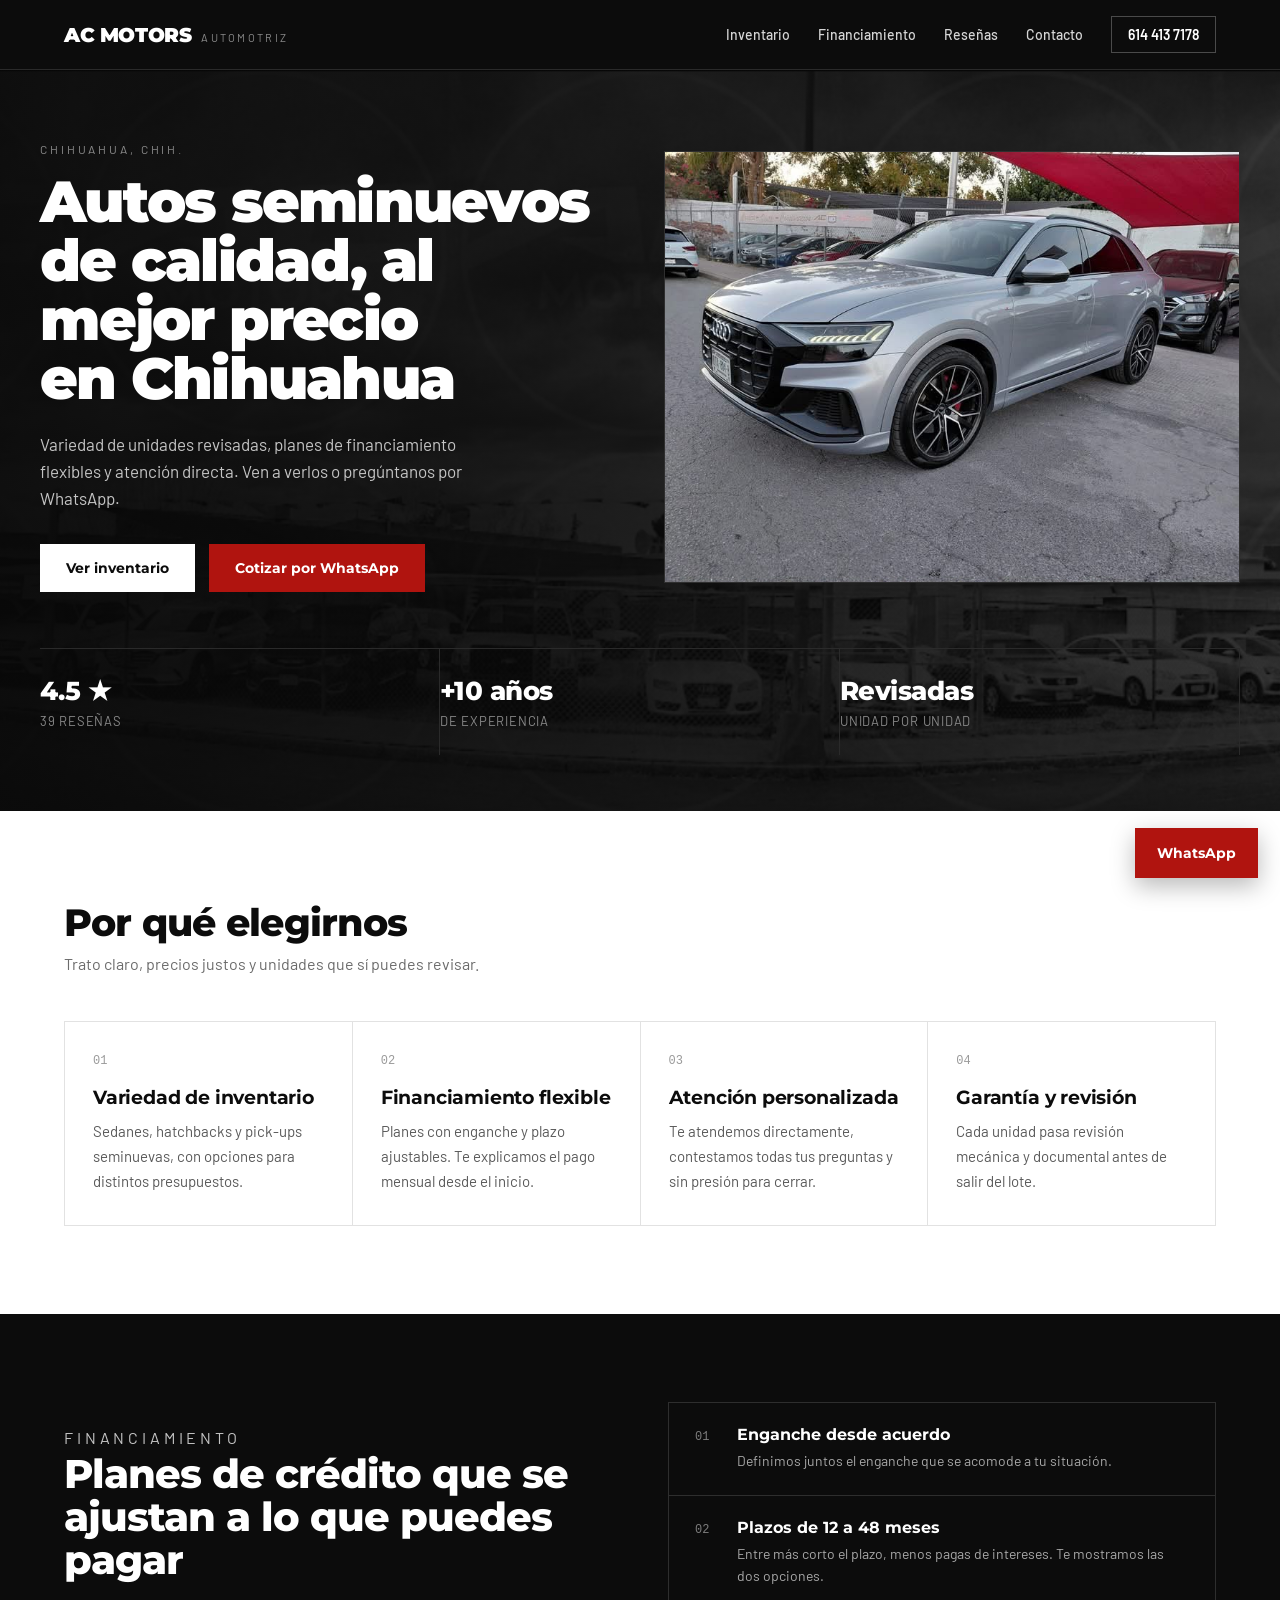
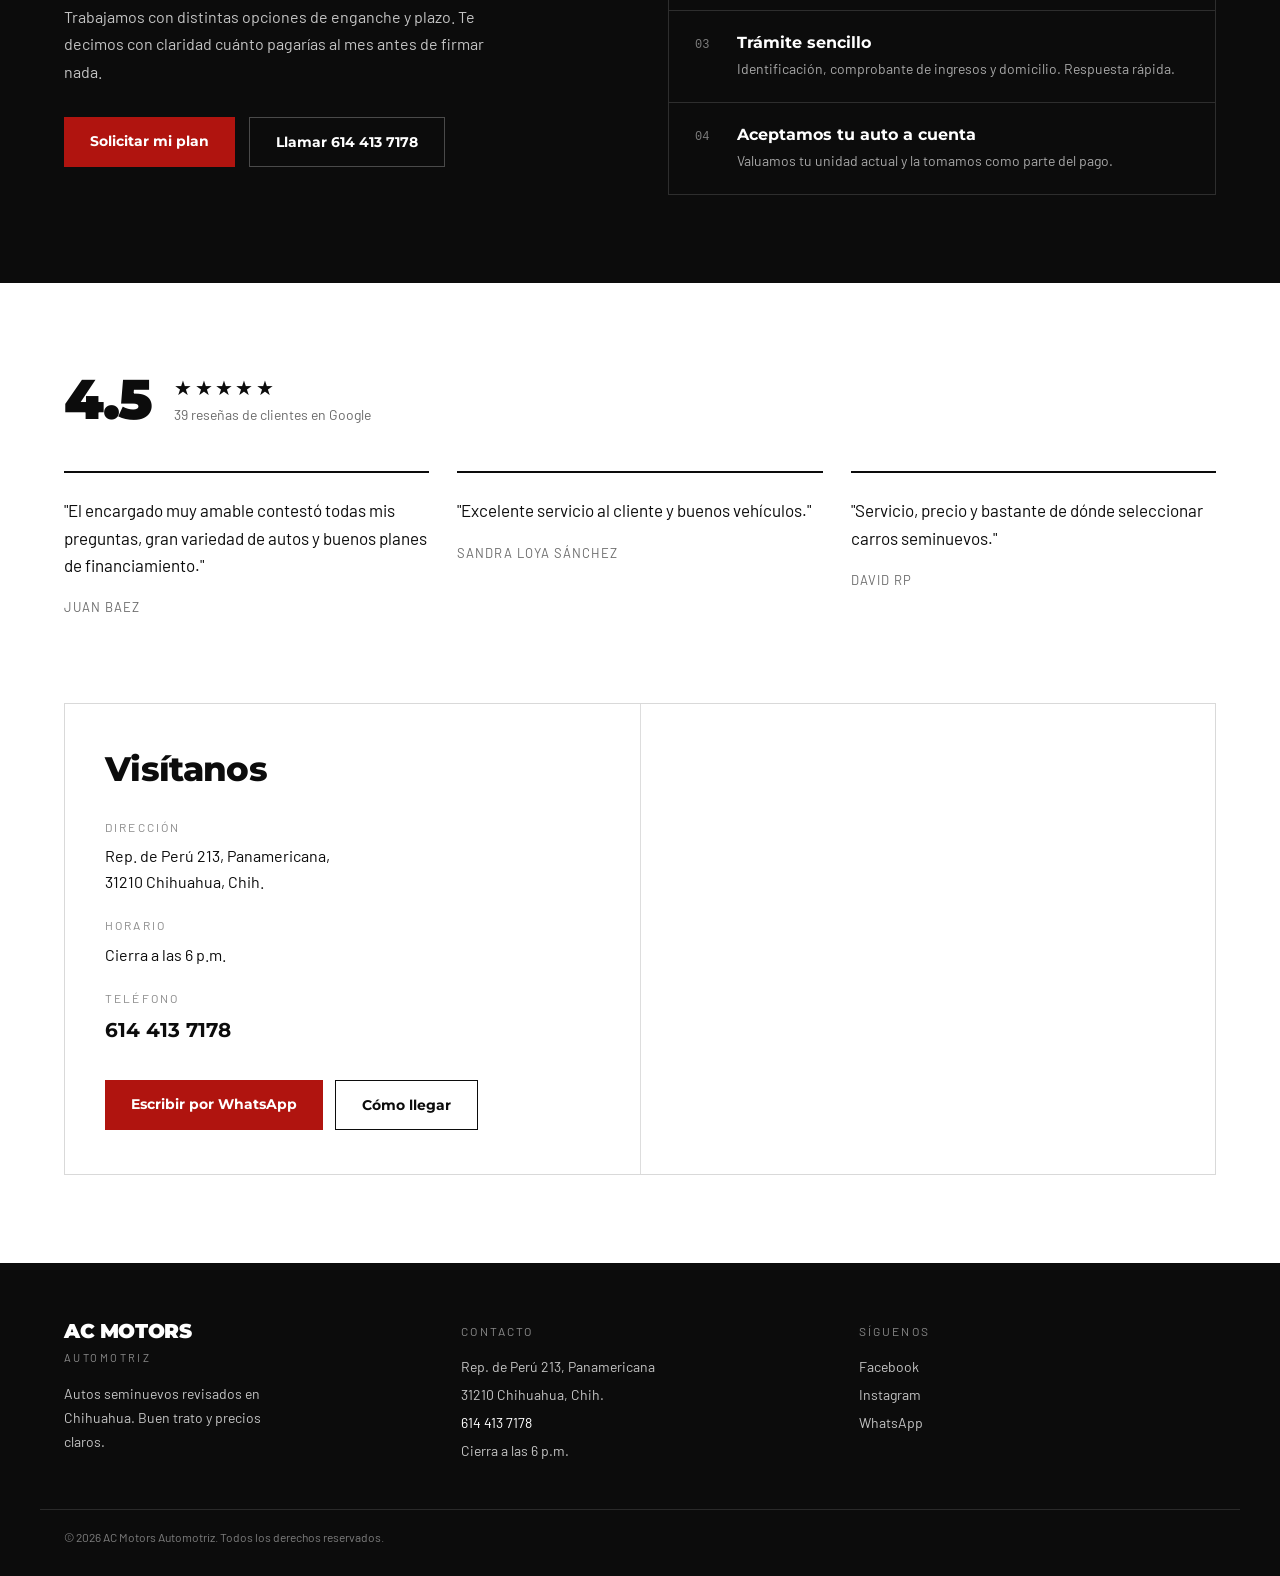
<file: index.html>
<!DOCTYPE html>
<html lang="es">
<head>
<meta charset="utf-8">
<meta name="viewport" content="width=device-width, initial-scale=1">
<title>AC Motors Automotriz | Autos seminuevos en Chihuahua</title>
<meta name="description" content="Autos seminuevos de calidad, al mejor precio en Chihuahua. Variedad de inventario, planes de financiamiento flexibles y atención directa.">
<link rel="preconnect" href="https://fonts.googleapis.com">
<link rel="preconnect" href="https://fonts.gstatic.com" crossorigin>
<link href="https://fonts.googleapis.com/css2?family=Montserrat:wght@600;700;800;900&family=Barlow:wght@400;500;600&display=swap" rel="stylesheet">
<link rel="stylesheet" href="/assets/css/styles.css">
</head>
<body>

<header class="site-header">
  <div class="wrap">
    <div class="logo">
      <span class="logo-main">AC MOTORS</span>
      <span class="logo-sub">Automotriz</span>
    </div>
    <nav class="main-nav">
      <a href="/inventario/">Inventario</a>
      <a href="#financiamiento">Financiamiento</a>
      <a href="#resenas">Reseñas</a>
      <a href="#contacto">Contacto</a>
      <a href="tel:6144137178" class="nav-phone">614 413 7178</a>
    </nav>
  </div>
</header>

<section class="hero-split">
  <img src="/assets/images/lote-fondo.jpg" alt="Lote de AC Motors Automotriz en Chihuahua" class="hero-split-bg">
  <div class="hero-split-overlay"></div>
  <div class="hero-split-grid">
    <div>
      <p class="eyebrow">Chihuahua, Chih.</p>
      <h1>Autos seminuevos de calidad, al mejor precio en Chihuahua</h1>
      <p class="hero-split-copy">Variedad de unidades revisadas, planes de financiamiento flexibles y atención directa. Ven a verlos o pregúntanos por WhatsApp.</p>
      <div class="hero-split-ctas">
        <a href="/inventario/" class="btn btn-white">Ver inventario</a>
        <a href="#" data-wa-link target="_blank" rel="noopener" class="btn btn-accent">Cotizar por WhatsApp</a>
      </div>
    </div>
    <div class="hero-split-photo">
      <img src="/assets/images/audi-q8-destacado.jpg" alt="Audi Q8 seminuevo en el lote de AC Motors Automotriz">
    </div>
  </div>
  <div class="trust-bar">
    <div class="trust-item">
      <div class="trust-value">4.5 ★</div>
      <div class="trust-label">39 reseñas</div>
    </div>
    <div class="trust-item">
      <div class="trust-value">+10 años</div>
      <div class="trust-label">de experiencia</div>
    </div>
    <div class="trust-item">
      <div class="trust-value">Revisadas</div>
      <div class="trust-label">unidad por unidad</div>
    </div>
  </div>
  <div class="hero-split-spacer"></div>
</section>

<section class="benefits-section">
  <div class="wrap">
    <h2 class="section-title">Por qué elegirnos</h2>
    <p class="section-subtitle">Trato claro, precios justos y unidades que sí puedes revisar.</p>
    <div class="benefits-grid">
      <div class="benefit-card">
        <div class="benefit-num">01</div>
        <h3 class="benefit-title">Variedad de inventario</h3>
        <p class="benefit-text">Sedanes, hatchbacks y pick-ups seminuevas, con opciones para distintos presupuestos.</p>
      </div>
      <div class="benefit-card">
        <div class="benefit-num">02</div>
        <h3 class="benefit-title">Financiamiento flexible</h3>
        <p class="benefit-text">Planes con enganche y plazo ajustables. Te explicamos el pago mensual desde el inicio.</p>
      </div>
      <div class="benefit-card">
        <div class="benefit-num">03</div>
        <h3 class="benefit-title">Atención personalizada</h3>
        <p class="benefit-text">Te atendemos directamente, contestamos todas tus preguntas y sin presión para cerrar.</p>
      </div>
      <div class="benefit-card">
        <div class="benefit-num">04</div>
        <h3 class="benefit-title">Garantía y revisión</h3>
        <p class="benefit-text">Cada unidad pasa revisión mecánica y documental antes de salir del lote.</p>
      </div>
    </div>
  </div>
</section>

<section id="financiamiento" class="finance-section">
  <div class="wrap finance-grid">
    <div class="finance-heading">
      <p class="eyebrow">Financiamiento</p>
      <h2>Planes de crédito que se ajustan a lo que puedes pagar</h2>
      <p>Trabajamos con distintas opciones de enganche y plazo. Te decimos con claridad cuánto pagarías al mes antes de firmar nada.</p>
      <div class="finance-ctas">
        <a href="#" data-wa-link target="_blank" rel="noopener" class="btn btn-accent">Solicitar mi plan</a>
        <a href="tel:6144137178" class="btn btn-outline-light">Llamar 614 413 7178</a>
      </div>
    </div>
    <div class="finance-list">
      <div class="finance-item">
        <span class="finance-num">01</span>
        <div>
          <div class="finance-title">Enganche desde acuerdo</div>
          <div class="finance-text">Definimos juntos el enganche que se acomode a tu situación.</div>
        </div>
      </div>
      <div class="finance-item">
        <span class="finance-num">02</span>
        <div>
          <div class="finance-title">Plazos de 12 a 48 meses</div>
          <div class="finance-text">Entre más corto el plazo, menos pagas de intereses. Te mostramos las dos opciones.</div>
        </div>
      </div>
      <div class="finance-item">
        <span class="finance-num">03</span>
        <div>
          <div class="finance-title">Trámite sencillo</div>
          <div class="finance-text">Identificación, comprobante de ingresos y domicilio. Respuesta rápida.</div>
        </div>
      </div>
      <div class="finance-item">
        <span class="finance-num">04</span>
        <div>
          <div class="finance-title">Aceptamos tu auto a cuenta</div>
          <div class="finance-text">Valuamos tu unidad actual y la tomamos como parte del pago.</div>
        </div>
      </div>
    </div>
  </div>
</section>

<section id="resenas" class="reviews-section">
  <div class="wrap">
    <div class="rating-row">
      <div class="rating-score">4.5</div>
      <div>
        <div class="rating-stars">★★★★★</div>
        <div class="rating-count">39 reseñas de clientes en Google</div>
      </div>
    </div>
    <div class="reviews-grid">
      <blockquote class="review-quote">
        <p class="review-text">"El encargado muy amable contestó todas mis preguntas, gran variedad de autos y buenos planes de financiamiento."</p>
        <footer class="review-author">Juan Baez</footer>
      </blockquote>
      <blockquote class="review-quote">
        <p class="review-text">"Excelente servicio al cliente y buenos vehículos."</p>
        <footer class="review-author">Sandra Loya Sánchez</footer>
      </blockquote>
      <blockquote class="review-quote">
        <p class="review-text">"Servicio, precio y bastante de dónde seleccionar carros seminuevos."</p>
        <footer class="review-author">David RP</footer>
      </blockquote>
    </div>
  </div>
</section>

<section id="contacto" class="contact-section">
  <div class="wrap">
    <div class="contact-panel">
      <div class="contact-info">
        <h2>Visítanos</h2>
        <div class="contact-details">
          <div>
            <div class="contact-label">Dirección</div>
            Rep. de Perú 213, Panamericana,<br>31210 Chihuahua, Chih.
          </div>
          <div>
            <div class="contact-label">Horario</div>
            Cierra a las 6 p.m.
          </div>
          <div>
            <div class="contact-label">Teléfono</div>
            <a href="tel:6144137178" class="contact-phone">614 413 7178</a>
          </div>
        </div>
        <div class="contact-ctas">
          <a href="#" data-wa-link target="_blank" rel="noopener" class="btn btn-accent">Escribir por WhatsApp</a>
          <a href="#" data-map-link target="_blank" rel="noopener" class="btn btn-outline-dark">Cómo llegar</a>
        </div>
      </div>
      <div class="contact-map">
        <iframe title="Mapa AC Motors Automotriz" data-map-embed loading="lazy"></iframe>
      </div>
    </div>
  </div>
</section>

<footer class="site-footer">
  <div class="wrap footer-grid">
    <div class="footer-brand">
      <div class="logo-main">AC MOTORS</div>
      <div class="logo-sub">Automotriz</div>
      <p>Autos seminuevos revisados en Chihuahua. Buen trato y precios claros.</p>
    </div>
    <div class="footer-col">
      <div class="footer-col-title">Contacto</div>
      <div>Rep. de Perú 213, Panamericana</div>
      <div>31210 Chihuahua, Chih.</div>
      <div><a href="tel:6144137178">614 413 7178</a></div>
      <div>Cierra a las 6 p.m.</div>
    </div>
    <div class="footer-col">
      <div class="footer-col-title">Síguenos</div>
      <div><a href="#" class="muted">Facebook</a></div>
      <div><a href="#" class="muted">Instagram</a></div>
      <div><a href="#" data-wa-link target="_blank" rel="noopener" class="muted">WhatsApp</a></div>
    </div>
  </div>
  <div class="footer-bottom">© 2026 AC Motors Automotriz. Todos los derechos reservados.</div>
</footer>

<a href="#" data-wa-link target="_blank" rel="noopener" class="whatsapp-float">WhatsApp</a>

<script src="/assets/js/site.js"></script>
</body>
</html>
</file>
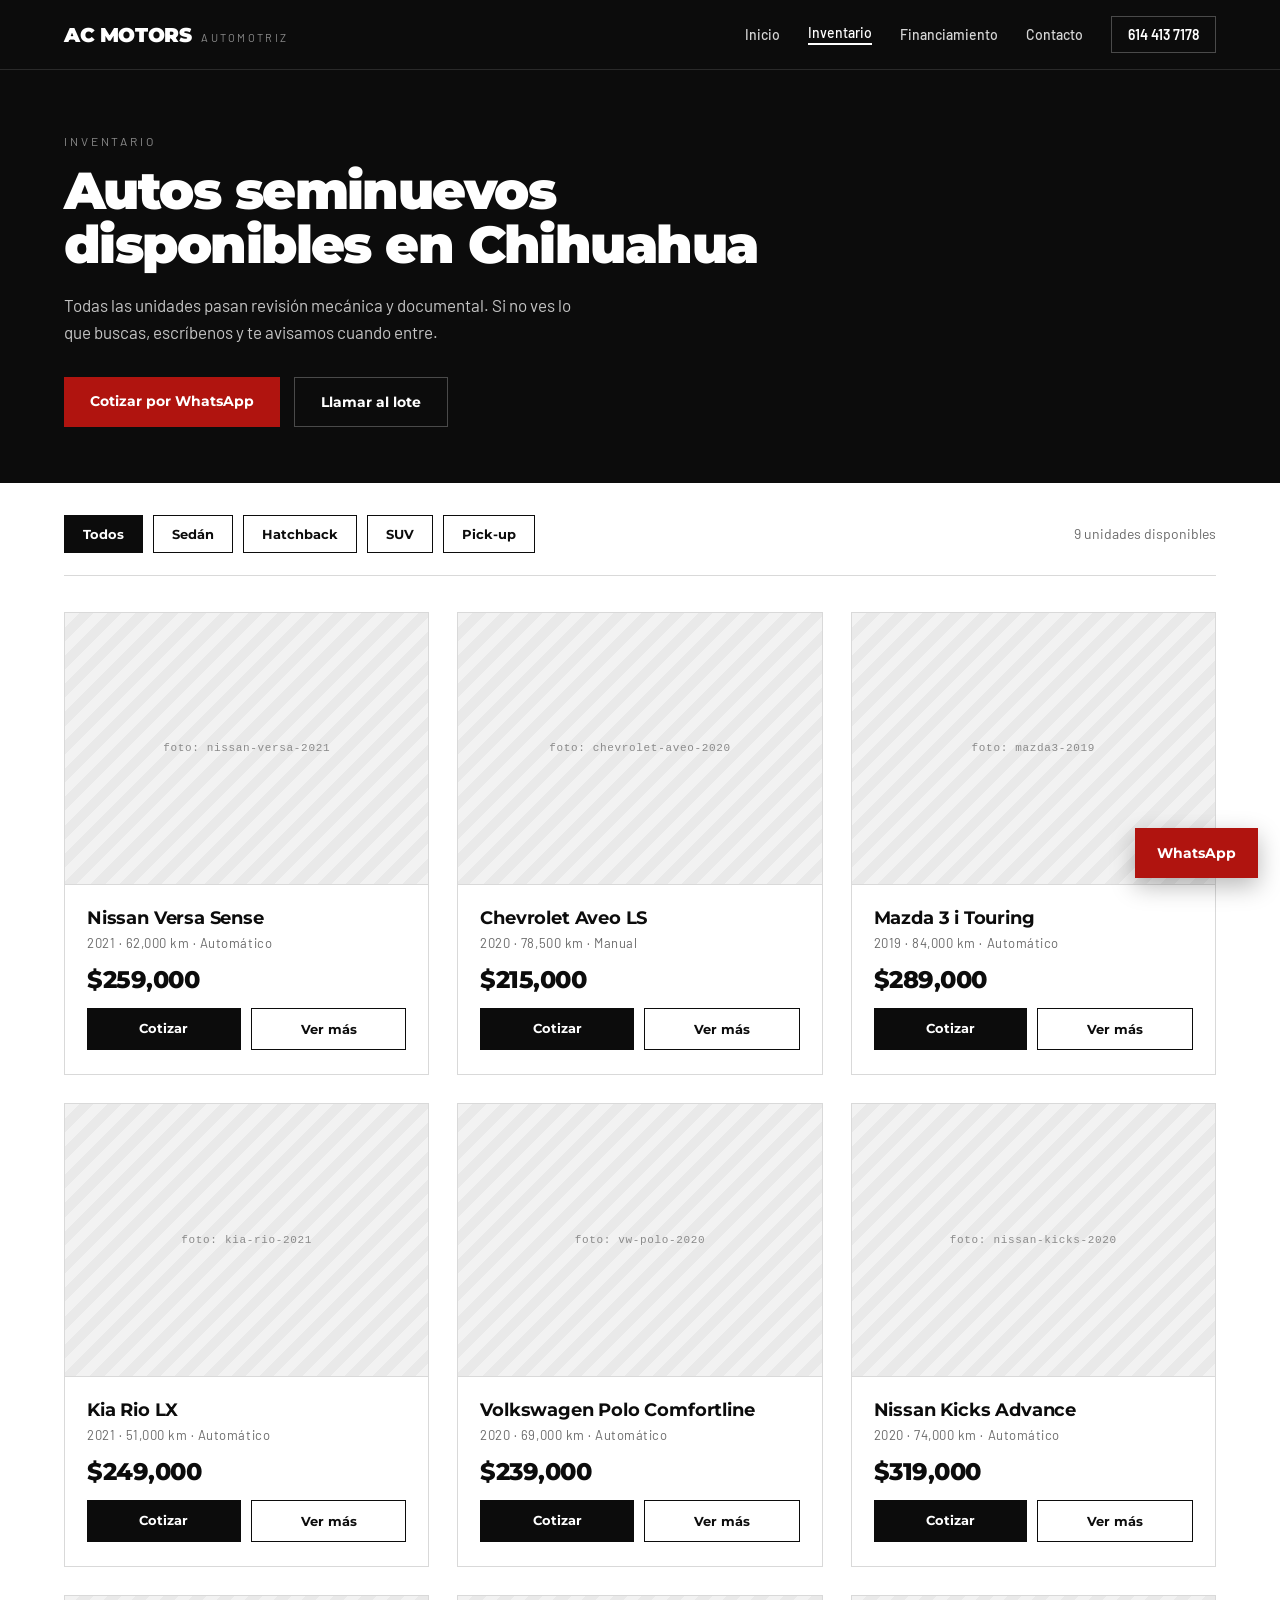
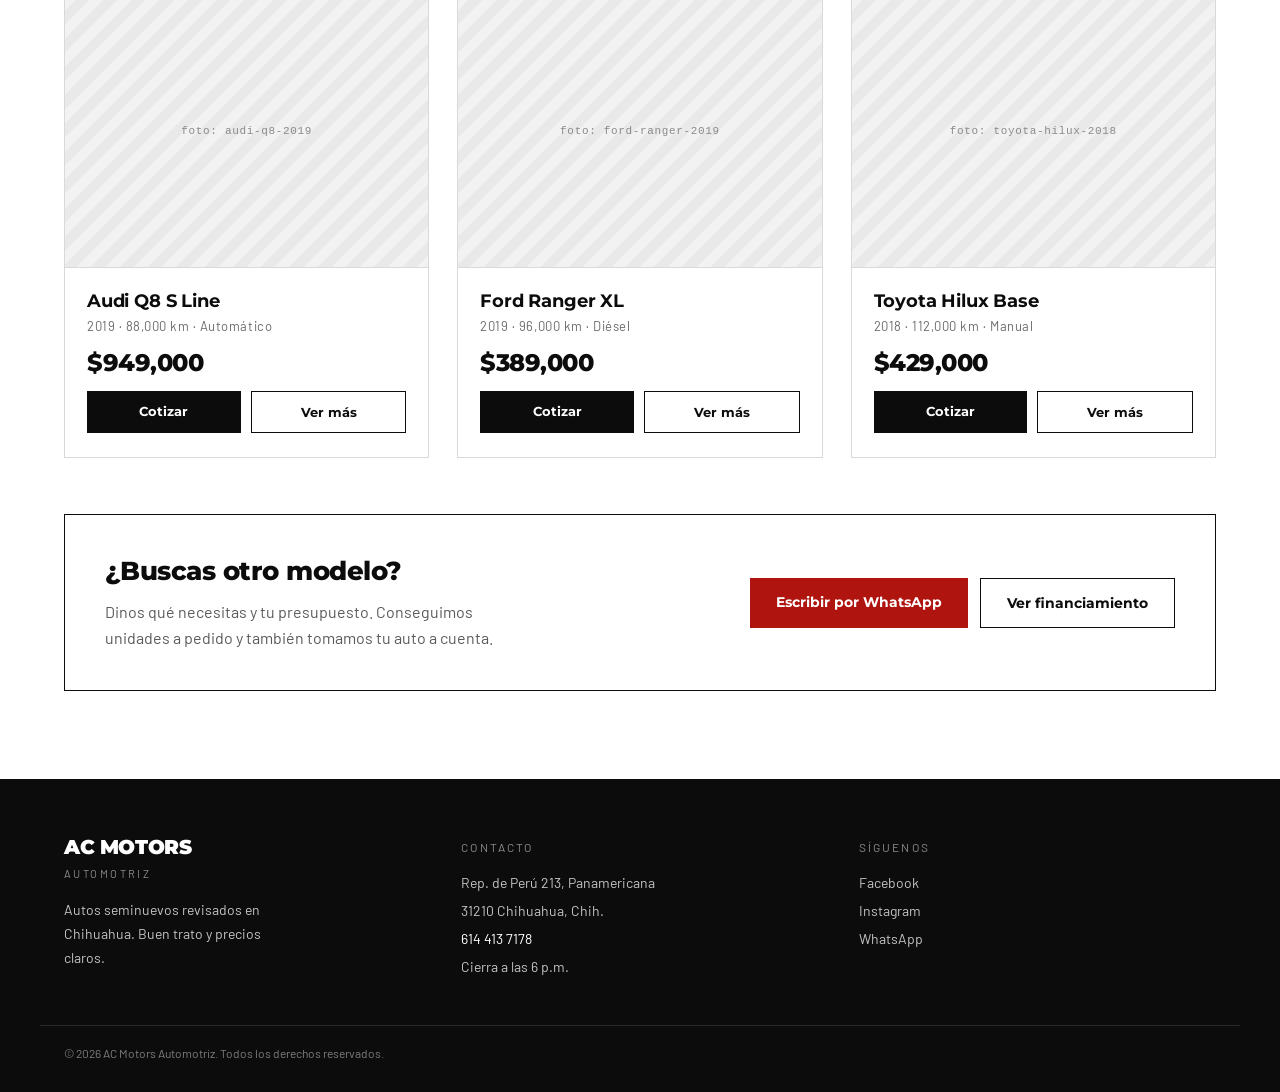
<file: inventario/index.html>
<!DOCTYPE html>
<html lang="es">
<head>
<meta charset="utf-8">
<meta name="viewport" content="width=device-width, initial-scale=1">
<title>Inventario | AC Motors Automotriz</title>
<meta name="description" content="Autos seminuevos disponibles en Chihuahua. Todas las unidades pasan revisión mecánica y documental.">
<link rel="preconnect" href="https://fonts.googleapis.com">
<link rel="preconnect" href="https://fonts.gstatic.com" crossorigin>
<link href="https://fonts.googleapis.com/css2?family=Montserrat:wght@600;700;800;900&family=Barlow:wght@400;500;600&display=swap" rel="stylesheet">
<link rel="stylesheet" href="/assets/css/styles.css">
</head>
<body>

<header class="site-header">
  <div class="wrap">
    <a href="/" class="logo">
      <span class="logo-main">AC MOTORS</span>
      <span class="logo-sub">Automotriz</span>
    </a>
    <nav class="main-nav">
      <a href="/">Inicio</a>
      <a href="/inventario/" class="is-active">Inventario</a>
      <a href="/#financiamiento">Financiamiento</a>
      <a href="/#contacto">Contacto</a>
      <a href="tel:6144137178" class="nav-phone">614 413 7178</a>
    </nav>
  </div>
</header>

<section class="hero">
  <div class="wrap">
    <p class="eyebrow">Inventario</p>
    <h1>Autos seminuevos disponibles en Chihuahua</h1>
    <p class="hero-copy">Todas las unidades pasan revisión mecánica y documental. Si no ves lo que buscas, escríbenos y te avisamos cuando entre.</p>
    <div class="hero-ctas">
      <a href="#" data-wa-link target="_blank" rel="noopener" class="btn btn-accent">Cotizar por WhatsApp</a>
      <a href="tel:6144137178" class="btn btn-outline-light">Llamar al lote</a>
    </div>
  </div>
</section>

<section class="inventory-section">
  <div class="wrap">
    <div class="filter-bar">
      <div class="filters" id="filters"></div>
      <span class="count-label" id="countLabel"></span>
    </div>

    <div class="car-grid" id="carGrid"></div>

    <div class="cta-banner">
      <div>
        <h2>¿Buscas otro modelo?</h2>
        <p>Dinos qué necesitas y tu presupuesto. Conseguimos unidades a pedido y también tomamos tu auto a cuenta.</p>
      </div>
      <div class="cta-banner-actions">
        <a href="#" data-wa-link target="_blank" rel="noopener" class="btn btn-accent">Escribir por WhatsApp</a>
        <a href="/#financiamiento" class="btn btn-outline-dark">Ver financiamiento</a>
      </div>
    </div>
  </div>
</section>

<footer class="site-footer">
  <div class="wrap footer-grid">
    <div class="footer-brand">
      <div class="logo-main">AC MOTORS</div>
      <div class="logo-sub">Automotriz</div>
      <p>Autos seminuevos revisados en Chihuahua. Buen trato y precios claros.</p>
    </div>
    <div class="footer-col">
      <div class="footer-col-title">Contacto</div>
      <div>Rep. de Perú 213, Panamericana</div>
      <div>31210 Chihuahua, Chih.</div>
      <div><a href="tel:6144137178">614 413 7178</a></div>
      <div>Cierra a las 6 p.m.</div>
    </div>
    <div class="footer-col">
      <div class="footer-col-title">Síguenos</div>
      <div><a href="#" class="muted">Facebook</a></div>
      <div><a href="#" class="muted">Instagram</a></div>
      <div><a href="#" data-wa-link target="_blank" rel="noopener" class="muted">WhatsApp</a></div>
    </div>
  </div>
  <div class="footer-bottom">© 2026 AC Motors Automotriz. Todos los derechos reservados.</div>
</footer>

<a href="#" data-wa-link target="_blank" rel="noopener" class="whatsapp-float">WhatsApp</a>

<script src="/assets/js/site.js"></script>
<script src="/assets/js/inventario.js"></script>
</body>
</html>
</file>
<file: assets/css/styles.css>
/* AC Motors Automotriz — shared styles */

:root {
  --color-bg-dark: #0c0c0c;
  --color-bg-light: #fff;
  --color-text: #0c0c0c;
  --color-accent: #b0140f;

  --gray-100: #f2f2f2;
  --gray-200: #e9e9e9;
  --gray-300: #d9d9d9;
  --gray-400: #8a8a8a;
  --gray-500: #6b6b6b;
  --gray-600: #5a5a5a;
  --gray-700: #4a4a4a;
  --gray-800: #2a2a2a;
  --gray-copy-on-dark: #c4c4c4;
  --gray-nav-on-dark: #d6d6d6;
  --gray-footer-copy: #7d7d7d;

  --font-heading: 'Montserrat', Helvetica, Arial, sans-serif;
  --font-body: 'Barlow', Helvetica, Arial, sans-serif;

  --content-max: 1200px;
}

* {
  box-sizing: border-box;
}

body {
  margin: 0;
  background: var(--color-bg-light);
  color: var(--color-text);
  font-family: var(--font-body);
  -webkit-font-smoothing: antialiased;
}

a {
  color: var(--color-text);
  text-decoration: none;
}

.wrap {
  max-width: var(--content-max);
  margin: 0 auto;
  padding-left: 24px;
  padding-right: 24px;
}

/* Header */

.site-header {
  position: sticky;
  top: 0;
  z-index: 40;
  background: var(--color-bg-dark);
  color: #fff;
  border-bottom: 1px solid var(--gray-800);
}

.site-header .wrap {
  padding-top: 16px;
  padding-bottom: 16px;
  display: flex;
  align-items: center;
  justify-content: space-between;
  gap: 24px;
  flex-wrap: wrap;
}

.logo {
  display: flex;
  align-items: baseline;
  gap: 10px;
  color: #fff;
}

.logo-main {
  font-family: var(--font-heading);
  font-weight: 900;
  font-size: 20px;
  letter-spacing: -0.02em;
}

.logo-sub {
  font-family: var(--font-body);
  font-size: 11px;
  letter-spacing: 0.22em;
  color: var(--gray-400);
  text-transform: uppercase;
}

.main-nav {
  display: flex;
  align-items: center;
  gap: 28px;
  font-size: 14px;
  font-weight: 500;
  flex-wrap: wrap;
}

.main-nav a {
  color: var(--gray-nav-on-dark);
}

.main-nav a:hover {
  color: #fff;
}

.main-nav a.is-active {
  color: #fff;
  border-bottom: 2px solid #fff;
  padding-bottom: 2px;
}

.nav-phone {
  color: #fff !important;
  border: 1px solid var(--gray-700);
  padding: 9px 16px;
  font-weight: 600;
}

.nav-phone:hover {
  border-color: #fff;
}

/* Buttons */

.btn {
  display: inline-block;
  padding: 15px 26px;
  font-family: var(--font-heading);
  font-weight: 700;
  font-size: 14px;
  text-align: center;
  cursor: pointer;
  border: none;
}

.btn-accent {
  background: var(--color-accent);
  color: #fff;
}

.btn-accent:hover {
  opacity: 0.88;
  color: #fff;
}

.btn-outline-light {
  border: 1px solid var(--gray-700);
  color: #fff;
  background: transparent;
}

.btn-outline-light:hover {
  border-color: #fff;
  color: #fff;
}

.btn-outline-dark {
  border: 1px solid var(--color-text);
  color: var(--color-text);
  background: transparent;
}

.btn-outline-dark:hover {
  background: var(--gray-100);
  color: var(--color-text);
}

.btn-dark {
  background: var(--color-text);
  color: #fff;
}

.btn-dark:hover {
  background: #333;
  color: #fff;
}

/* Hero */

.hero {
  background: var(--color-bg-dark);
  color: #fff;
  padding: 64px 0 56px;
}

.eyebrow {
  margin: 0 0 16px;
  font-size: 12px;
  letter-spacing: 0.24em;
  text-transform: uppercase;
  color: var(--gray-400);
}

.hero h1 {
  margin: 0;
  font-family: var(--font-heading);
  font-weight: 900;
  font-size: clamp(32px, 4.6vw, 52px);
  line-height: 1.04;
  letter-spacing: -0.03em;
  max-width: 22ch;
}

.hero-copy {
  margin: 20px 0 0;
  font-size: 17px;
  line-height: 1.6;
  color: var(--gray-copy-on-dark);
  max-width: 52ch;
}

.hero-ctas {
  display: flex;
  flex-wrap: wrap;
  gap: 14px;
  margin-top: 30px;
}

/* Inventory section */

.inventory-section {
  padding: 32px 0 88px;
  background: var(--color-bg-light);
}

.filter-bar {
  display: flex;
  flex-wrap: wrap;
  align-items: center;
  justify-content: space-between;
  gap: 18px;
  border-bottom: 1px solid var(--gray-300);
  padding-bottom: 22px;
  margin-bottom: 36px;
}

.filters {
  display: flex;
  flex-wrap: wrap;
  gap: 10px;
}

.filter-btn {
  background: #fff;
  color: var(--color-text);
  border: 1px solid var(--color-text);
  padding: 10px 18px;
  font-family: var(--font-heading);
  font-weight: 700;
  font-size: 13px;
  cursor: pointer;
}

.filter-btn.is-active {
  background: var(--color-text);
  color: #fff;
}

.count-label {
  font-size: 14px;
  color: var(--gray-500);
}

.car-grid {
  display: grid;
  grid-template-columns: repeat(auto-fill, minmax(280px, 1fr));
  gap: 28px;
}

.car-card {
  background: #fff;
  border: 1px solid var(--gray-300);
  display: flex;
  flex-direction: column;
}

.car-card:hover {
  border-color: var(--color-text);
}

.car-photo {
  width: 100%;
  aspect-ratio: 4 / 3;
  background-image: repeating-linear-gradient(135deg, var(--gray-100) 0 10px, var(--gray-200) 10px 20px);
  border-bottom: 1px solid var(--gray-300);
  display: flex;
  align-items: center;
  justify-content: center;
}

.car-photo span {
  font-family: ui-monospace, Menlo, monospace;
  font-size: 11px;
  color: var(--gray-400);
  letter-spacing: 0.06em;
}

.car-body {
  padding: 22px 22px 24px;
  display: flex;
  flex-direction: column;
  gap: 14px;
  flex: 1;
}

.car-name {
  margin: 0;
  font-family: var(--font-heading);
  font-weight: 700;
  font-size: 18px;
  letter-spacing: -0.01em;
}

.car-meta {
  margin: 6px 0 0;
  font-size: 13px;
  color: var(--gray-500);
  letter-spacing: 0.04em;
}

.car-price {
  font-family: var(--font-heading);
  font-weight: 800;
  font-size: 24px;
  letter-spacing: -0.02em;
}

.car-actions {
  display: flex;
  gap: 10px;
  margin-top: auto;
}

.car-actions .btn {
  flex: 1;
  padding: 12px 14px;
  font-size: 13px;
}

/* CTA banner */

.cta-banner {
  margin-top: 56px;
  border: 1px solid var(--color-text);
  padding: 40px;
  display: grid;
  grid-template-columns: repeat(auto-fit, minmax(260px, 1fr));
  gap: 28px;
  align-items: center;
}

.cta-banner h2 {
  margin: 0;
  font-family: var(--font-heading);
  font-weight: 800;
  font-size: 26px;
  letter-spacing: -0.02em;
}

.cta-banner p {
  margin: 12px 0 0;
  font-size: 16px;
  line-height: 1.6;
  color: var(--gray-600);
  max-width: 46ch;
}

.cta-banner-actions {
  display: flex;
  flex-wrap: wrap;
  gap: 12px;
  justify-content: flex-end;
}

/* Footer */

.site-footer {
  background: var(--color-bg-dark);
  color: var(--gray-copy-on-dark);
  padding: 56px 0 32px;
}

.footer-grid {
  display: grid;
  grid-template-columns: repeat(auto-fit, minmax(220px, 1fr));
  gap: 40px;
}

.footer-brand .logo-main {
  color: #fff;
}

.footer-brand .logo-sub {
  display: block;
  margin-top: 8px;
}

.footer-brand p {
  margin: 18px 0 0;
  font-size: 14px;
  line-height: 1.7;
  max-width: 30ch;
}

.footer-col {
  font-size: 14px;
  line-height: 2;
}

.footer-col-title {
  font-size: 12px;
  letter-spacing: 0.18em;
  text-transform: uppercase;
  color: var(--gray-400);
  margin-bottom: 10px;
}

.footer-col a {
  color: #fff;
}

.footer-col a.muted {
  color: var(--gray-copy-on-dark);
}

.footer-bottom {
  max-width: var(--content-max);
  margin: 44px auto 0;
  padding: 20px 24px 0;
  border-top: 1px solid var(--gray-800);
  font-size: 12px;
  color: var(--gray-footer-copy);
}

/* Floating WhatsApp button */

.whatsapp-float {
  position: fixed;
  right: 22px;
  bottom: 22px;
  z-index: 60;
  background: var(--color-accent);
  color: #fff;
  padding: 16px 22px;
  font-family: var(--font-heading);
  font-weight: 700;
  font-size: 14px;
  box-shadow: 0 8px 24px rgba(0, 0, 0, 0.28);
}

.whatsapp-float:hover {
  opacity: 0.9;
  color: #fff;
}

.btn-white {
  background: #fff;
  color: var(--color-text);
}

.btn-white:hover {
  background: var(--gray-nav-on-dark);
  color: var(--color-text);
}

/* Split hero (landing) */

.hero-split {
  position: relative;
  background: var(--color-bg-dark);
  color: #fff;
  padding: 72px 24px 0;
  isolation: isolate;
  overflow: hidden;
}

.hero-split-bg {
  position: absolute;
  inset: 0;
  width: 100%;
  height: 100%;
  object-fit: cover;
  filter: grayscale(1) contrast(1.05);
  opacity: 0.5;
  z-index: -2;
}

.hero-split-overlay {
  position: absolute;
  inset: 0;
  background: linear-gradient(to right, rgba(8, 8, 8, 0.94) 0%, rgba(8, 8, 8, 0.82) 45%, rgba(8, 8, 8, 0.6) 100%);
  z-index: -1;
}

.hero-split-grid {
  max-width: var(--content-max);
  margin: 0 auto;
  display: grid;
  grid-template-columns: repeat(auto-fit, minmax(320px, 1fr));
  gap: 48px;
  align-items: center;
  position: relative;
  z-index: 1;
}

.hero-split h1 {
  margin: 0;
  font-family: var(--font-heading);
  font-weight: 900;
  font-size: clamp(34px, 5vw, 58px);
  line-height: 1.02;
  letter-spacing: -0.03em;
  text-wrap: balance;
}

.hero-split-copy {
  margin: 22px 0 0;
  font-size: 17px;
  line-height: 1.6;
  color: var(--gray-copy-on-dark);
  max-width: 46ch;
}

.hero-split-ctas {
  display: flex;
  flex-wrap: wrap;
  gap: 14px;
  margin-top: 32px;
}

.hero-split-photo img {
  width: 100%;
  aspect-ratio: 4 / 3;
  object-fit: cover;
  display: block;
  border: 1px solid #2e2e2e;
}

.trust-bar {
  max-width: var(--content-max);
  margin: 56px auto 0;
  border-top: 1px solid var(--gray-800);
  display: grid;
  grid-template-columns: repeat(auto-fit, minmax(180px, 1fr));
  position: relative;
  z-index: 1;
}

.trust-item {
  padding: 26px 0;
  border-right: 1px solid var(--gray-800);
}

.trust-value {
  font-family: var(--font-heading);
  font-weight: 800;
  font-size: 26px;
  letter-spacing: -0.02em;
}

.trust-label {
  margin-top: 6px;
  font-size: 13px;
  color: var(--gray-400);
  letter-spacing: 0.06em;
  text-transform: uppercase;
}

.hero-split-spacer {
  height: 56px;
}

/* Shared section heading */

.section-title {
  margin: 0 0 8px;
  font-family: var(--font-heading);
  font-weight: 800;
  font-size: clamp(26px, 3.2vw, 38px);
  letter-spacing: -0.02em;
}

.section-subtitle {
  margin: 0 0 48px;
  color: var(--gray-500);
  font-size: 16px;
}

/* Benefits */

.benefits-section {
  padding: 88px 0;
  background: var(--color-bg-light);
}

.benefits-grid {
  display: grid;
  grid-template-columns: repeat(auto-fit, minmax(240px, 1fr));
  gap: 1px;
  background: #e2e2e2;
  border: 1px solid #e2e2e2;
}

.benefit-card {
  background: #fff;
  padding: 32px 28px;
}

.benefit-num {
  font-family: ui-monospace, Menlo, monospace;
  font-size: 12px;
  color: #9a9a9a;
}

.benefit-title {
  margin: 18px 0 10px;
  font-family: var(--font-heading);
  font-weight: 700;
  font-size: 19px;
  letter-spacing: -0.01em;
}

.benefit-text {
  margin: 0;
  font-size: 15px;
  line-height: 1.65;
  color: var(--gray-600);
}

/* Financing */

.finance-section {
  background: var(--color-bg-dark);
  color: #fff;
  padding: 88px 0;
}

.finance-grid {
  display: grid;
  grid-template-columns: repeat(auto-fit, minmax(300px, 1fr));
  gap: 56px;
  align-items: start;
}

.finance-heading h2 {
  margin: 0;
  font-family: var(--font-heading);
  font-weight: 800;
  font-size: clamp(26px, 3.4vw, 40px);
  line-height: 1.08;
  letter-spacing: -0.025em;
}

.finance-heading p {
  margin: 22px 0 0;
  font-size: 16px;
  line-height: 1.7;
  color: var(--gray-copy-on-dark);
  max-width: 48ch;
}

.finance-ctas {
  display: flex;
  flex-wrap: wrap;
  gap: 14px;
  margin-top: 32px;
}

.finance-list {
  border: 1px solid #2e2e2e;
}

.finance-item {
  padding: 22px 26px;
  border-bottom: 1px solid #2e2e2e;
  display: flex;
  gap: 18px;
  align-items: baseline;
}

.finance-item:last-child {
  border-bottom: none;
}

.finance-num {
  font-family: ui-monospace, Menlo, monospace;
  font-size: 12px;
  color: var(--gray-footer-copy);
  min-width: 24px;
}

.finance-title {
  font-family: var(--font-heading);
  font-weight: 700;
  font-size: 16px;
}

.finance-text {
  margin-top: 6px;
  font-size: 14px;
  color: #a8a8a8;
  line-height: 1.6;
}

/* Reviews */

.reviews-section {
  padding: 88px 0;
  background: var(--color-bg-light);
}

.rating-row {
  display: flex;
  flex-wrap: wrap;
  align-items: center;
  gap: 24px;
  margin-bottom: 44px;
}

.rating-score {
  font-family: var(--font-heading);
  font-weight: 900;
  font-size: 56px;
  letter-spacing: -0.04em;
  line-height: 1;
}

.rating-stars {
  font-size: 20px;
  letter-spacing: 0.12em;
  color: var(--color-text);
}

.rating-count {
  margin-top: 6px;
  font-size: 14px;
  color: var(--gray-500);
}

.reviews-grid {
  display: grid;
  grid-template-columns: repeat(auto-fit, minmax(260px, 1fr));
  gap: 28px;
}

.review-quote {
  margin: 0;
  border-top: 2px solid var(--color-text);
  padding-top: 24px;
}

.review-text {
  margin: 0;
  font-size: 17px;
  line-height: 1.6;
  text-wrap: pretty;
}

.review-author {
  margin-top: 20px;
  font-size: 13px;
  letter-spacing: 0.08em;
  text-transform: uppercase;
  color: var(--gray-500);
  font-style: normal;
}

/* Contact */

.contact-section {
  padding: 0 0 88px;
  background: var(--color-bg-light);
}

.contact-panel {
  border: 1px solid var(--gray-300);
  display: grid;
  grid-template-columns: repeat(auto-fit, minmax(300px, 1fr));
}

.contact-info {
  padding: 44px 40px;
}

.contact-info h2 {
  margin: 0 0 28px;
  font-family: var(--font-heading);
  font-weight: 800;
  font-size: clamp(24px, 3vw, 34px);
  letter-spacing: -0.02em;
}

.contact-details {
  display: grid;
  gap: 22px;
  font-size: 16px;
  line-height: 1.6;
}

.contact-label {
  font-size: 12px;
  letter-spacing: 0.18em;
  text-transform: uppercase;
  color: var(--gray-400);
  margin-bottom: 6px;
}

.contact-phone {
  font-family: var(--font-heading);
  font-weight: 700;
  font-size: 20px;
}

.contact-ctas {
  display: flex;
  flex-wrap: wrap;
  gap: 12px;
  margin-top: 34px;
}

.contact-map {
  min-height: 340px;
  border-left: 1px solid var(--gray-300);
  filter: grayscale(1) contrast(1.05);
}

.contact-map iframe {
  width: 100%;
  height: 100%;
  min-height: 340px;
  border: 0;
  display: block;
}

/* Small screens */

@media (max-width: 640px) {
  .main-nav {
    gap: 16px;
  }

  .nav-phone {
    display: none;
  }

  .cta-banner-actions {
    justify-content: flex-start;
  }

  .rating-row {
    margin-bottom: 32px;
  }
}
</file>
